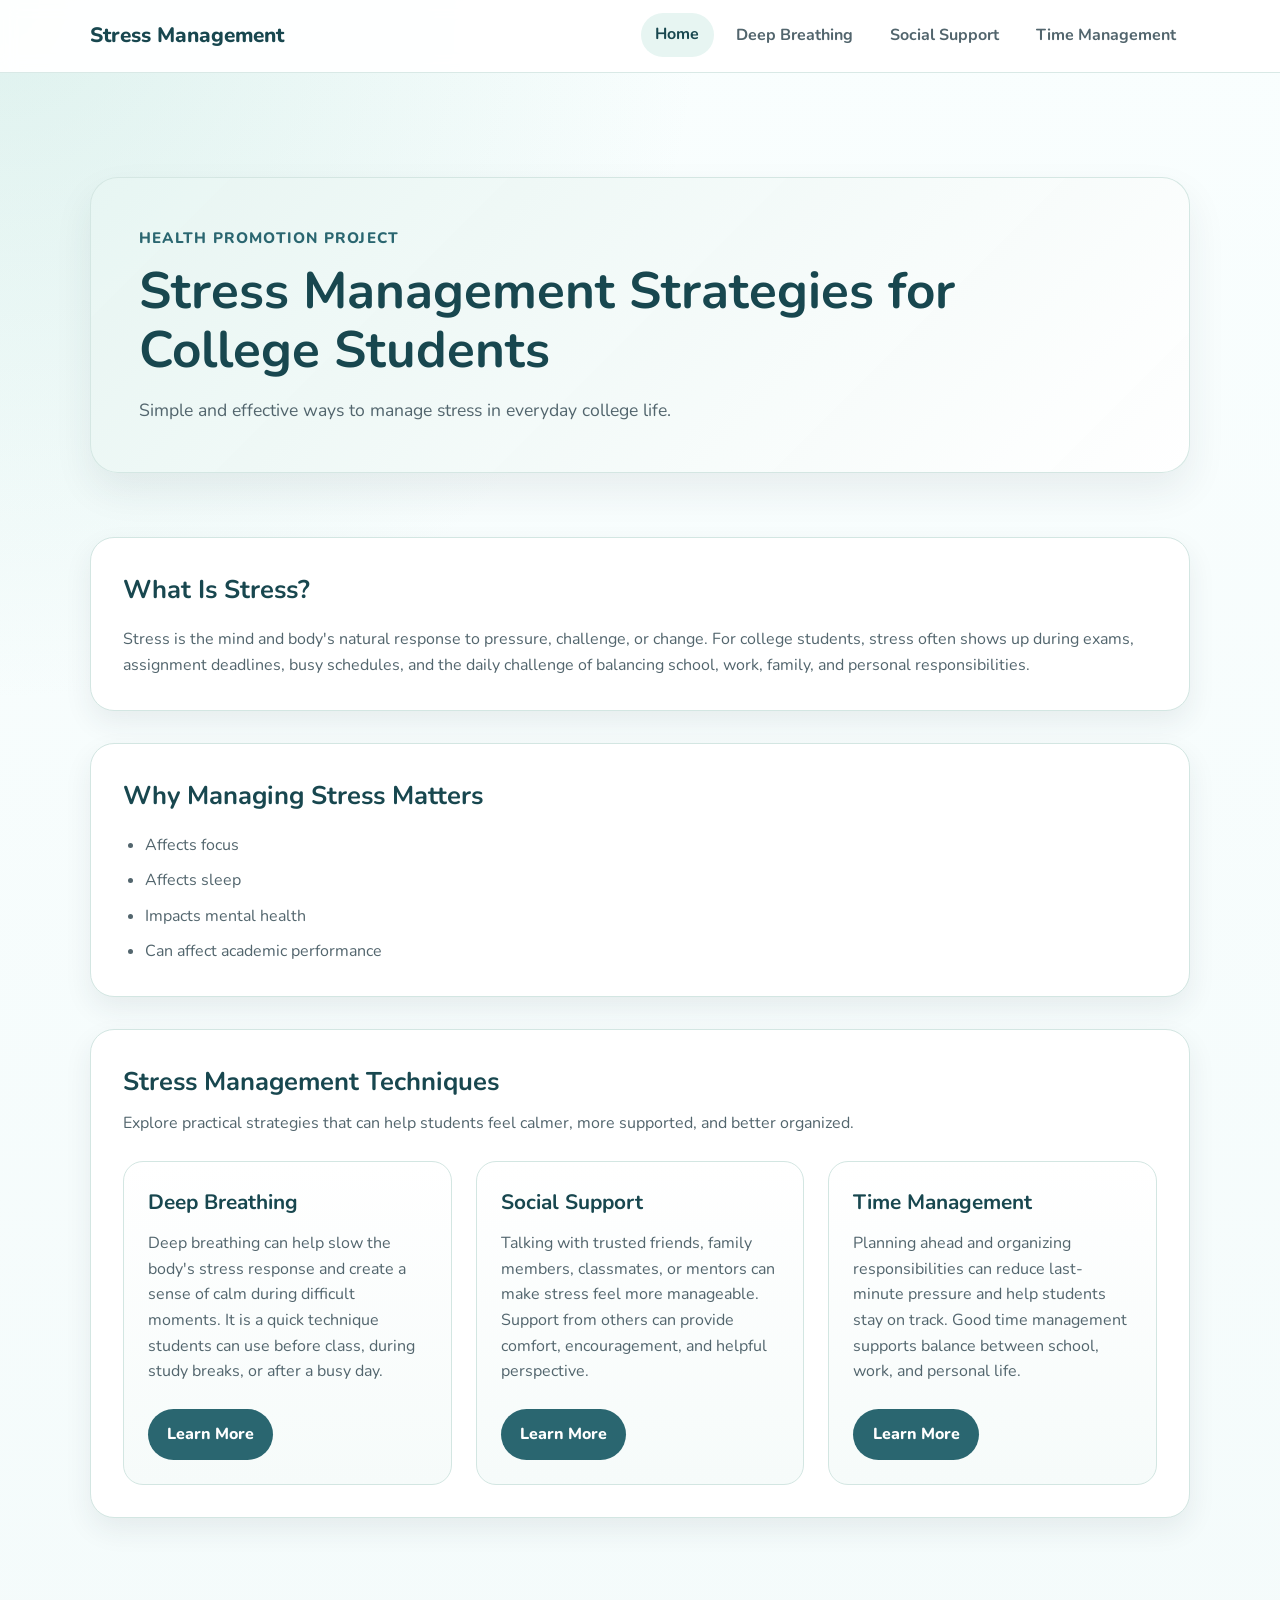
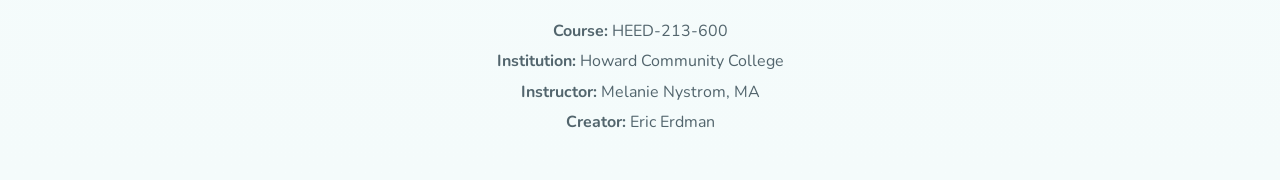
<file: index.html>
<!DOCTYPE html>
<html lang="en">
<head>
  <meta charset="UTF-8">
  <meta name="viewport" content="width=device-width, initial-scale=1.0">
  <title>Stress Management | Home</title>
  <link rel="preconnect" href="https://fonts.googleapis.com">
  <link rel="preconnect" href="https://fonts.gstatic.com" crossorigin>
  <link href="https://fonts.googleapis.com/css2?family=Nunito:wght@400;600;700;800&display=swap" rel="stylesheet">
  <link rel="stylesheet" href="styles/style.css">
</head>
<body>
  <header class="site-header">
    <nav class="navbar">
      <a class="site-title" href="index.html">Stress Management</a>
      <ul class="nav-links">
        <li><a class="active" href="index.html">Home</a></li>
        <li><a href="pages/deep-breathing.html">Deep Breathing</a></li>
        <li><a href="pages/social-support.html">Social Support</a></li>
        <li><a href="pages/time-management.html">Time Management</a></li>
      </ul>
    </nav>
  </header>

  <main>
    <section class="hero">
      <div class="hero-content">
        <p class="eyebrow">Health Promotion Project</p>
        <h1>Stress Management Strategies for College Students</h1>
        <p class="hero-subtitle">Simple and effective ways to manage stress in everyday college life.</p>
      </div>
    </section>

    <section class="content-section intro-section">
      <div class="section-heading">
        <h2>What Is Stress?</h2>
      </div>
      <p>
        Stress is the mind and body's natural response to pressure, challenge, or change. For college students,
        stress often shows up during exams, assignment deadlines, busy schedules, and the daily challenge of
        balancing school, work, family, and personal responsibilities.
      </p>
    </section>

    <section class="content-section reasons-section">
      <div class="section-heading">
        <h2>Why Managing Stress Matters</h2>
      </div>
      <ul class="impact-list">
        <li>Affects focus</li>
        <li>Affects sleep</li>
        <li>Impacts mental health</li>
        <li>Can affect academic performance</li>
      </ul>
    </section>

    <section class="content-section techniques-section">
      <div class="section-heading">
        <h2>Stress Management Techniques</h2>
        <p>Explore practical strategies that can help students feel calmer, more supported, and better organized.</p>
      </div>

      <div class="card-grid">
        <article class="technique-card">
          <h3>Deep Breathing</h3>
          <p>
            Deep breathing can help slow the body's stress response and create a sense of calm during difficult
            moments. It is a quick technique students can use before class, during study breaks, or after a busy day.
          </p>
          <a class="button-link" href="pages/deep-breathing.html">Learn More</a>
        </article>

        <article class="technique-card">
          <h3>Social Support</h3>
          <p>
            Talking with trusted friends, family members, classmates, or mentors can make stress feel more manageable.
            Support from others can provide comfort, encouragement, and helpful perspective.
          </p>
          <a class="button-link" href="pages/social-support.html">Learn More</a>
        </article>

        <article class="technique-card">
          <h3>Time Management</h3>
          <p>
            Planning ahead and organizing responsibilities can reduce last-minute pressure and help students stay on
            track. Good time management supports balance between school, work, and personal life.
          </p>
          <a class="button-link" href="pages/time-management.html">Learn More</a>
        </article>
      </div>
    </section>
  </main>

  <footer class="site-footer">
    <p><strong>Course:</strong> HEED-213-600</p>
    <p><strong>Institution:</strong> Howard Community College</p>
    <p><strong>Instructor:</strong> Melanie Nystrom, MA</p>
    <p><strong>Creator:</strong> Eric Erdman</p>
  </footer>
</body>
</html>
</file>
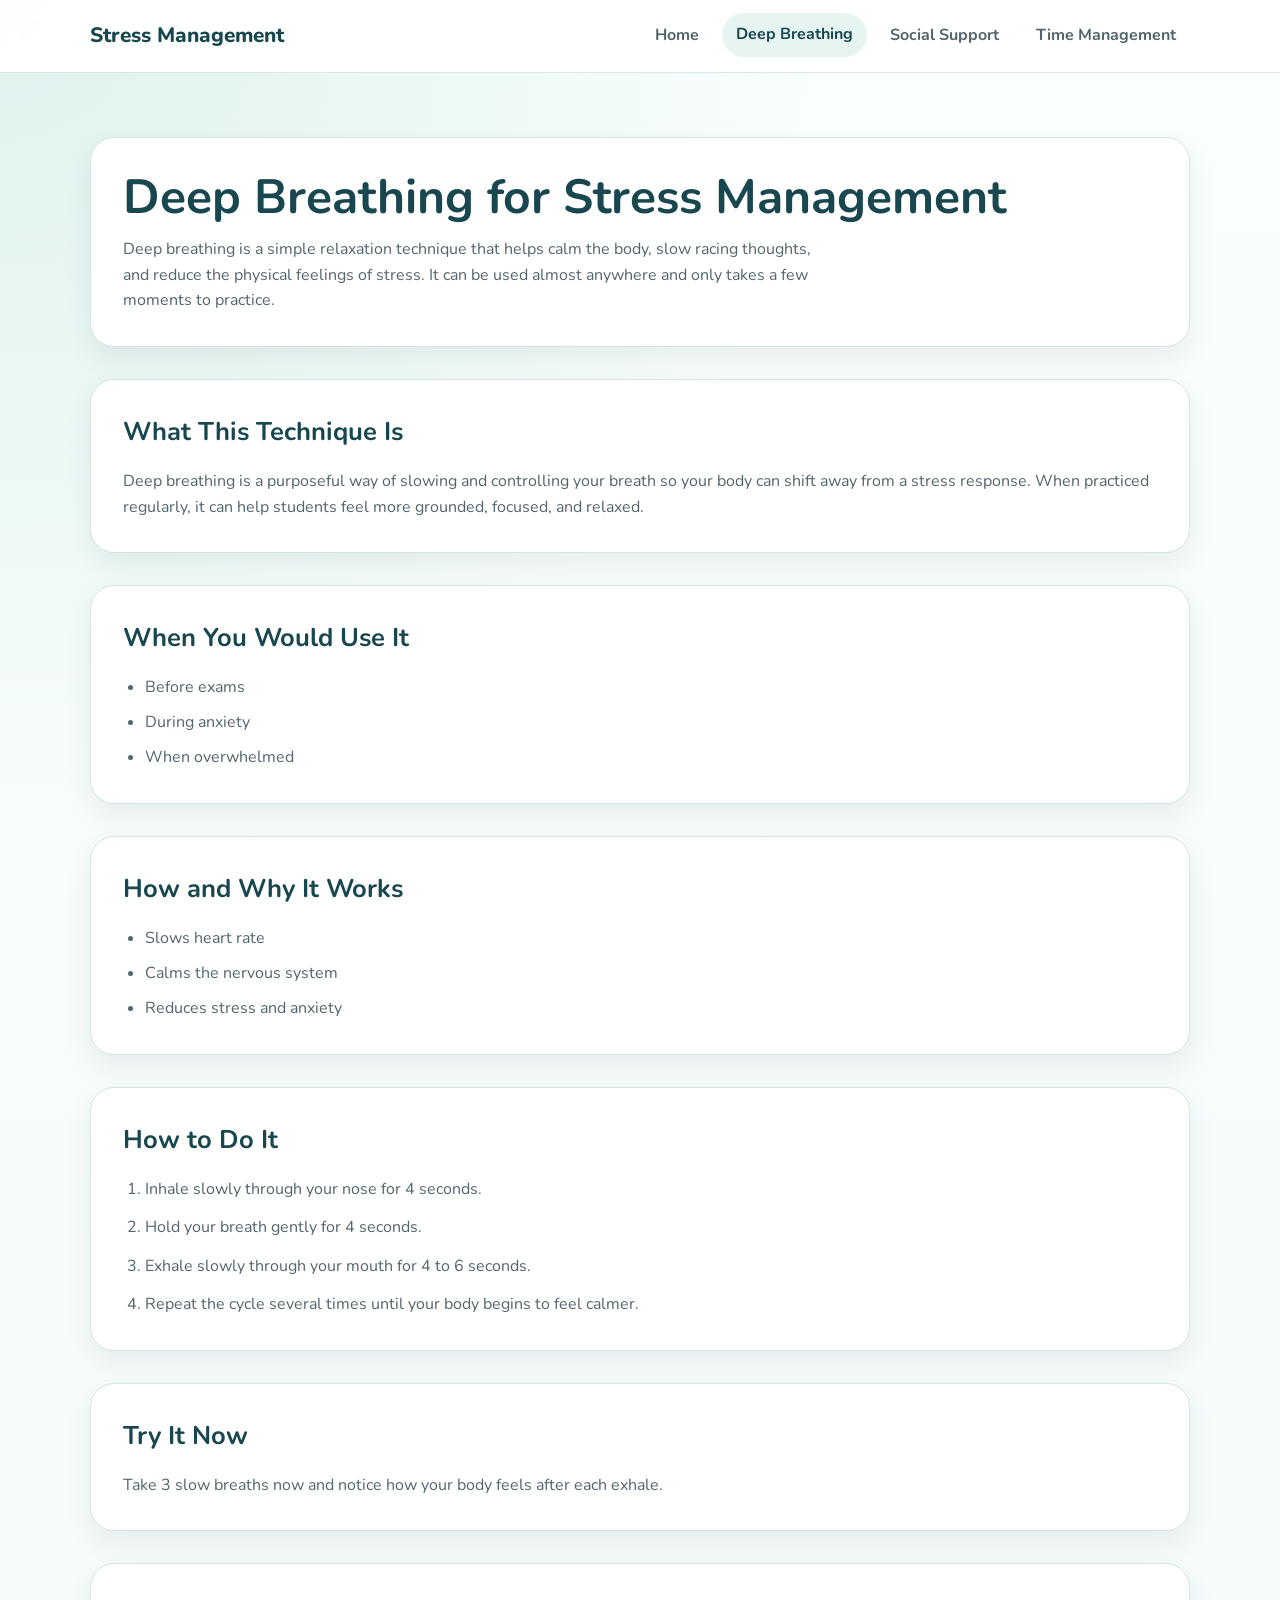
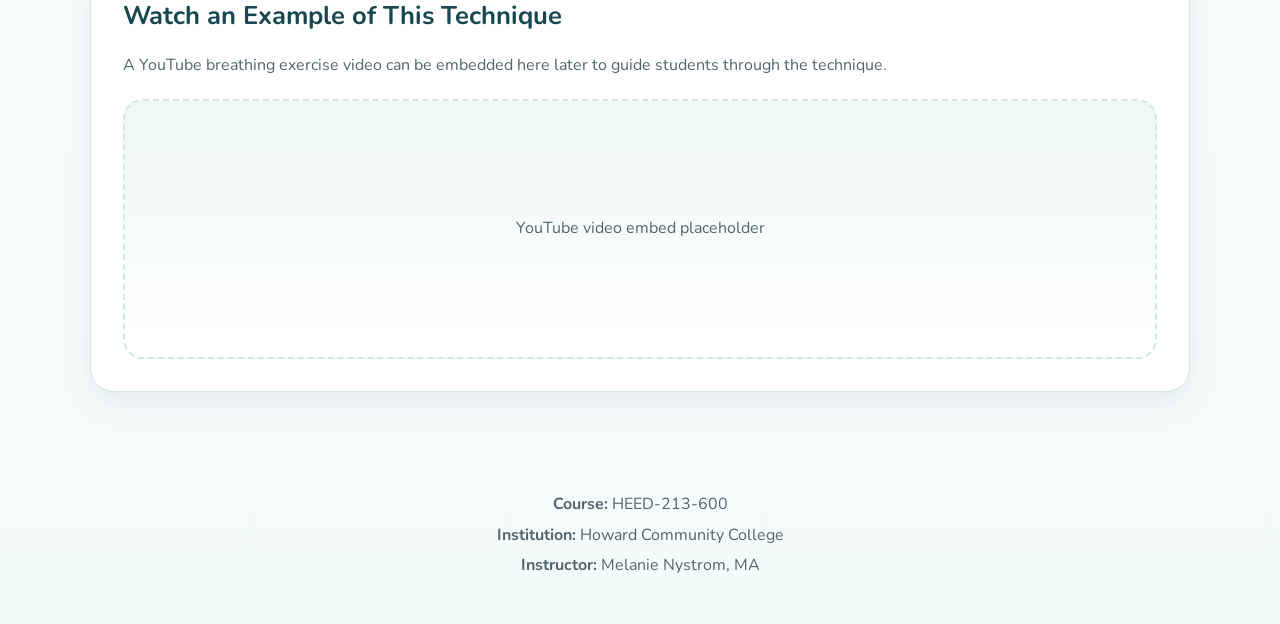
<file: deep-breathing.html>
<!DOCTYPE html>
<html lang="en">
<head>
  <meta charset="UTF-8">
  <meta name="viewport" content="width=device-width, initial-scale=1.0">
  <title>Stress Management | Deep Breathing</title>
  <link rel="preconnect" href="https://fonts.googleapis.com">
  <link rel="preconnect" href="https://fonts.gstatic.com" crossorigin>
  <link href="https://fonts.googleapis.com/css2?family=Nunito:wght@400;600;700;800&display=swap" rel="stylesheet">
  <link rel="stylesheet" href="style.css">
</head>
<body>
  <header class="site-header">
    <nav class="navbar">
      <a class="site-title" href="index.html">Stress Management</a>
      <ul class="nav-links">
        <li><a href="index.html">Home</a></li>
        <li><a class="active" href="deep-breathing.html">Deep Breathing</a></li>
        <li><a href="social-support.html">Social Support</a></li>
        <li><a href="time-management.html">Time Management</a></li>
      </ul>
    </nav>
  </header>

  <main>
    <section class="content-section page-title-block">
      <h1>Deep Breathing for Stress Management</h1>
      <p>
        Deep breathing is a simple relaxation technique that helps calm the body, slow racing thoughts, and reduce
        the physical feelings of stress. It can be used almost anywhere and only takes a few moments to practice.
      </p>
    </section>

    <section class="content-section">
      <div class="section-heading">
        <h2>What This Technique Is</h2>
      </div>
      <p>
        Deep breathing is a purposeful way of slowing and controlling your breath so your body can shift away from a
        stress response. When practiced regularly, it can help students feel more grounded, focused, and relaxed.
      </p>
    </section>

    <section class="content-section">
      <div class="section-heading">
        <h2>When You Would Use It</h2>
      </div>
      <ul class="impact-list">
        <li>Before exams</li>
        <li>During anxiety</li>
        <li>When overwhelmed</li>
      </ul>
    </section>

    <section class="content-section">
      <div class="section-heading">
        <h2>How and Why It Works</h2>
      </div>
      <ul class="impact-list">
        <li>Slows heart rate</li>
        <li>Calms the nervous system</li>
        <li>Reduces stress and anxiety</li>
      </ul>
    </section>

    <section class="content-section">
      <div class="section-heading">
        <h2>How to Do It</h2>
      </div>
      <ol class="step-list">
        <li>Inhale slowly through your nose for 4 seconds.</li>
        <li>Hold your breath gently for 4 seconds.</li>
        <li>Exhale slowly through your mouth for 4 to 6 seconds.</li>
        <li>Repeat the cycle several times until your body begins to feel calmer.</li>
      </ol>
    </section>

    <section class="content-section">
      <div class="section-heading">
        <h2>Try It Now</h2>
      </div>
      <p>Take 3 slow breaths now and notice how your body feels after each exhale.</p>
    </section>

    <section class="content-section">
      <div class="section-heading">
        <h2>Watch an Example of This Technique</h2>
      </div>
      <p>
        A YouTube breathing exercise video can be embedded here later to guide students through the technique.
      </p>
      <div class="video-placeholder" aria-label="YouTube video placeholder">
        <p>YouTube video embed placeholder</p>
      </div>
    </section>
  </main>

  <footer class="site-footer">
    <p><strong>Course:</strong> HEED-213-600</p>
    <p><strong>Institution:</strong> Howard Community College</p>
    <p><strong>Instructor:</strong> Melanie Nystrom, MA</p>
  </footer>
</body>
</html>
</file>
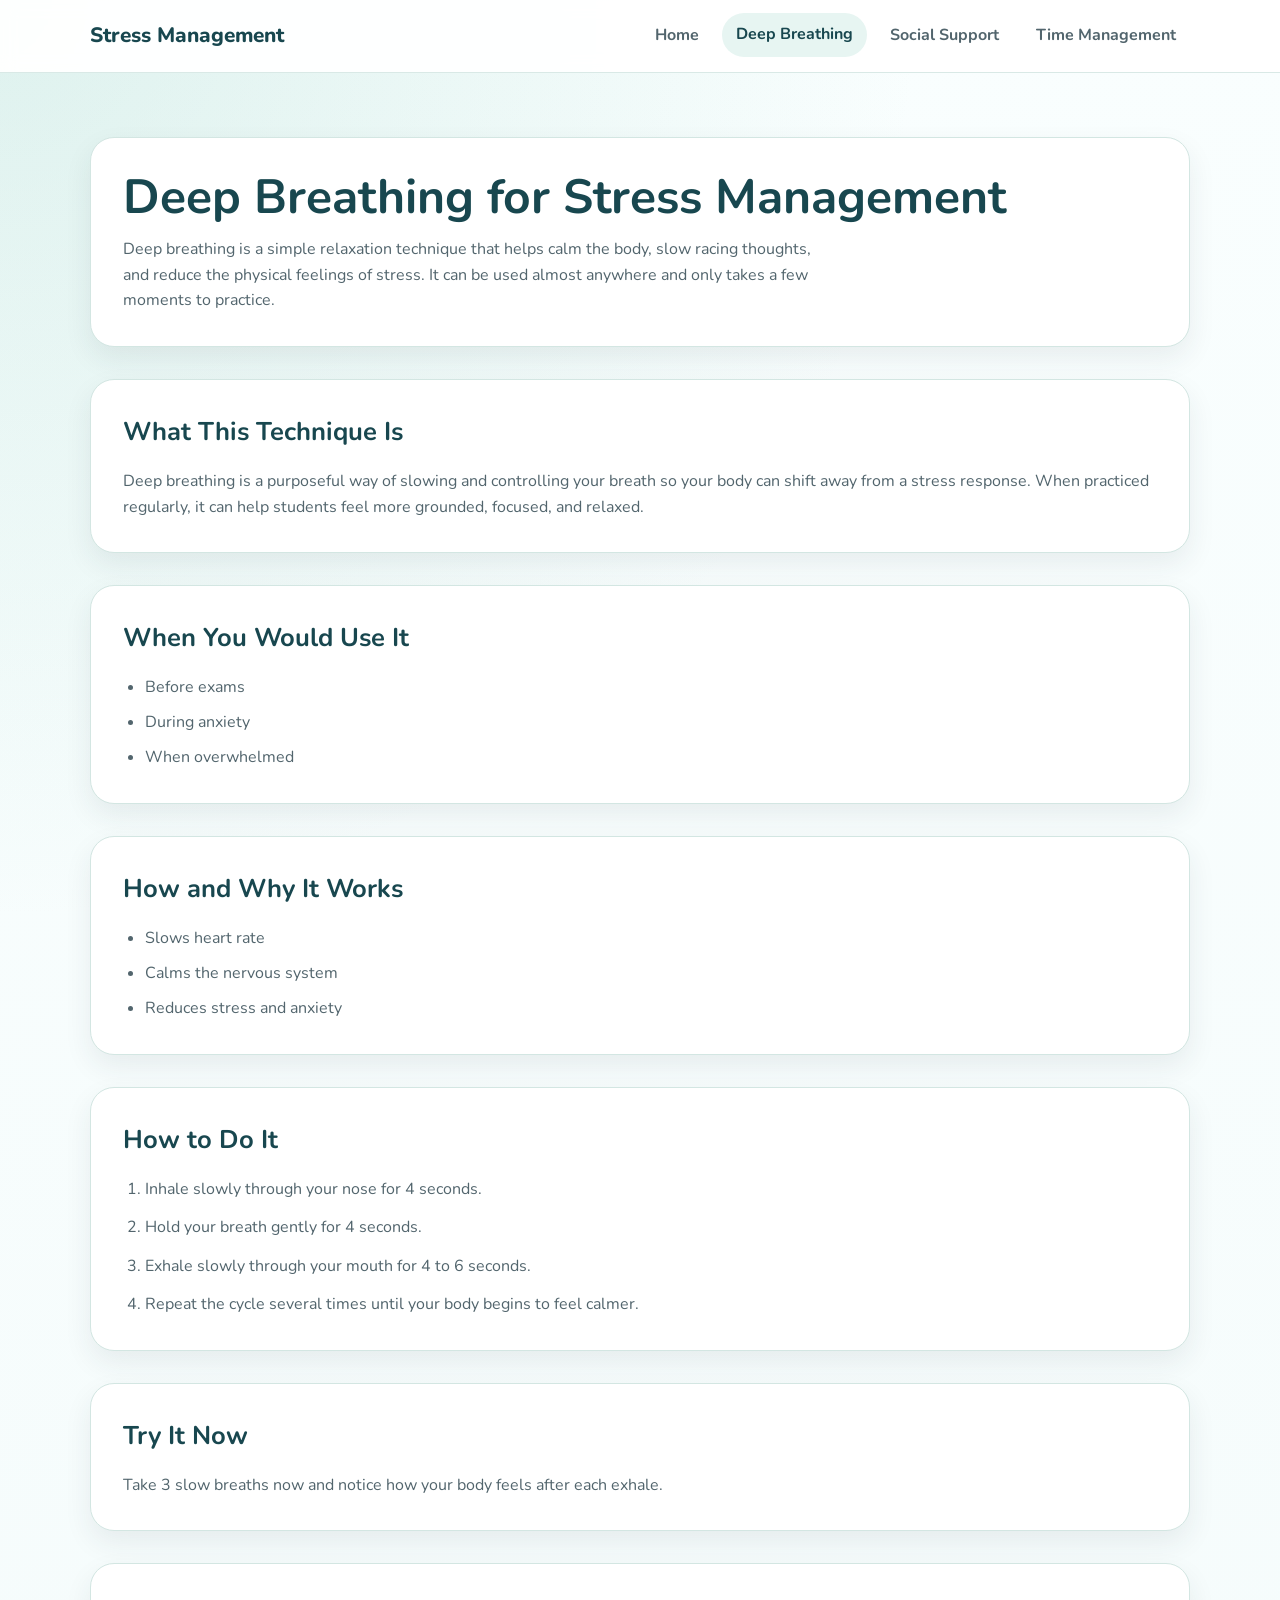
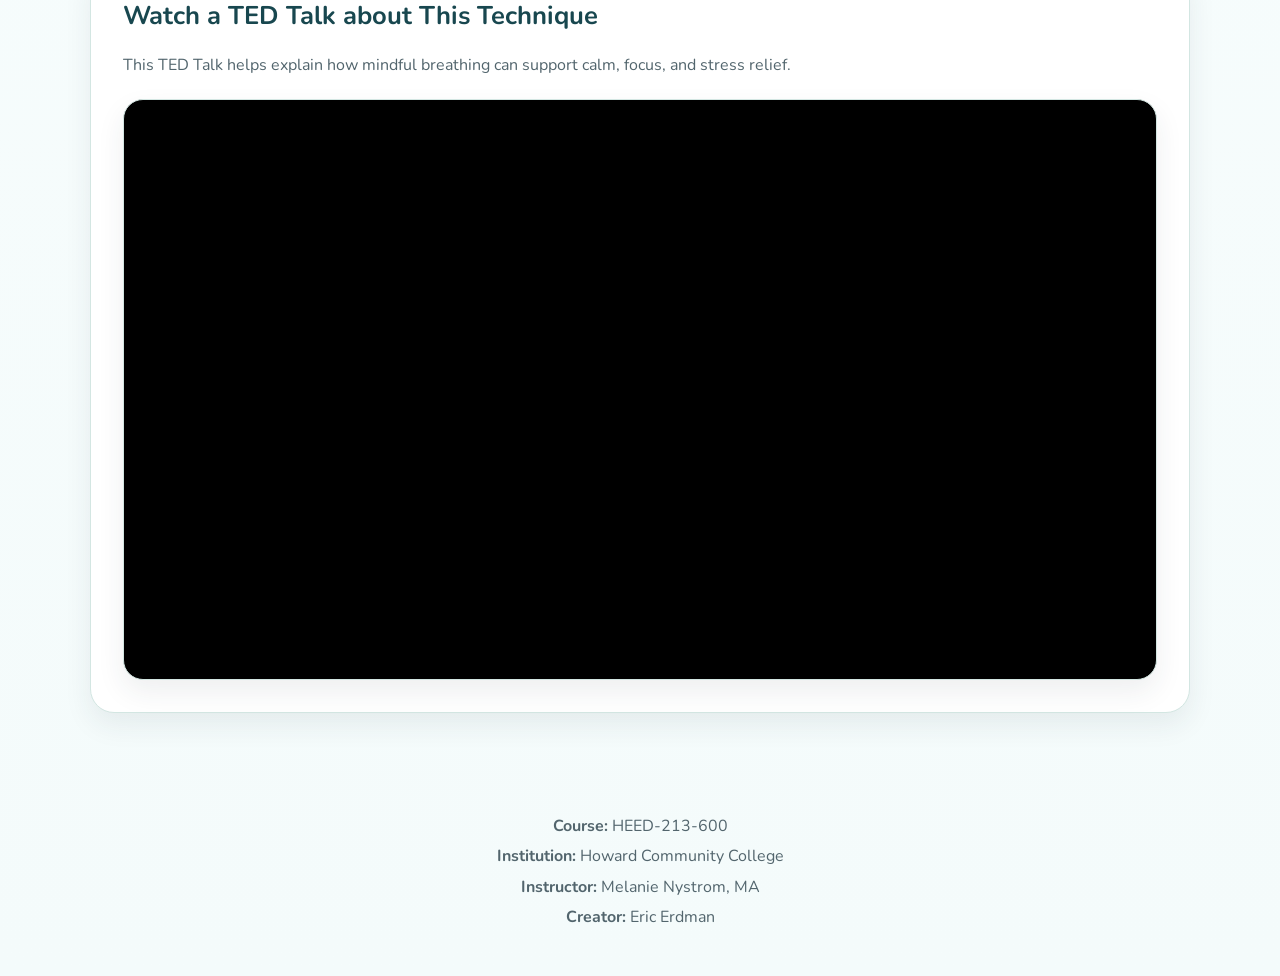
<file: pages/deep-breathing.html>
<!DOCTYPE html>
<html lang="en">
<head>
  <meta charset="UTF-8">
  <meta name="viewport" content="width=device-width, initial-scale=1.0">
  <title>Stress Management | Deep Breathing</title>
  <link rel="preconnect" href="https://fonts.googleapis.com">
  <link rel="preconnect" href="https://fonts.gstatic.com" crossorigin>
  <link href="https://fonts.googleapis.com/css2?family=Nunito:wght@400;600;700;800&display=swap" rel="stylesheet">
  <link rel="stylesheet" href="../styles/style.css">
</head>
<body>
  <header class="site-header">
    <nav class="navbar">
      <a class="site-title" href="../index.html">Stress Management</a>
      <ul class="nav-links">
        <li><a href="../index.html">Home</a></li>
        <li><a class="active" href="deep-breathing.html">Deep Breathing</a></li>
        <li><a href="social-support.html">Social Support</a></li>
        <li><a href="time-management.html">Time Management</a></li>
      </ul>
    </nav>
  </header>

  <main>
    <section class="content-section page-title-block">
      <h1>Deep Breathing for Stress Management</h1>
      <p>
        Deep breathing is a simple relaxation technique that helps calm the body, slow racing thoughts, and reduce
        the physical feelings of stress. It can be used almost anywhere and only takes a few moments to practice.
      </p>
    </section>

    <section class="content-section">
      <div class="section-heading">
        <h2>What This Technique Is</h2>
      </div>
      <p>
        Deep breathing is a purposeful way of slowing and controlling your breath so your body can shift away from a
        stress response. When practiced regularly, it can help students feel more grounded, focused, and relaxed.
      </p>
    </section>

    <section class="content-section">
      <div class="section-heading">
        <h2>When You Would Use It</h2>
      </div>
      <ul class="impact-list">
        <li>Before exams</li>
        <li>During anxiety</li>
        <li>When overwhelmed</li>
      </ul>
    </section>

    <section class="content-section">
      <div class="section-heading">
        <h2>How and Why It Works</h2>
      </div>
      <ul class="impact-list">
        <li>Slows heart rate</li>
        <li>Calms the nervous system</li>
        <li>Reduces stress and anxiety</li>
      </ul>
    </section>

    <section class="content-section">
      <div class="section-heading">
        <h2>How to Do It</h2>
      </div>
      <ol class="step-list">
        <li>Inhale slowly through your nose for 4 seconds.</li>
        <li>Hold your breath gently for 4 seconds.</li>
        <li>Exhale slowly through your mouth for 4 to 6 seconds.</li>
        <li>Repeat the cycle several times until your body begins to feel calmer.</li>
      </ol>
    </section>

    <section class="content-section">
      <div class="section-heading">
        <h2>Try It Now</h2>
      </div>
      <p>Take 3 slow breaths now and notice how your body feels after each exhale.</p>
    </section>

    <section class="content-section">
      <div class="section-heading">
        <h2>Watch a TED Talk about This Technique</h2>
      </div>
      <p>
        This TED Talk helps explain how mindful breathing can support calm, focus, and stress relief.
      </p>
      <div class="video-embed">
        <iframe
          src="https://www.youtube.com/embed/_QTJOAI0UoU"
          title="TED Talk about deep breathing for stress management"
          allow="accelerometer; autoplay; clipboard-write; encrypted-media; gyroscope; picture-in-picture; web-share"
          referrerpolicy="strict-origin-when-cross-origin"
          allowfullscreen>
        </iframe>
      </div>
    </section>
  </main>

  <footer class="site-footer">
    <p><strong>Course:</strong> HEED-213-600</p>
    <p><strong>Institution:</strong> Howard Community College</p>
    <p><strong>Instructor:</strong> Melanie Nystrom, MA</p>
    <p><strong>Creator:</strong> Eric Erdman</p>
  </footer>
</body>
</html>
</file>
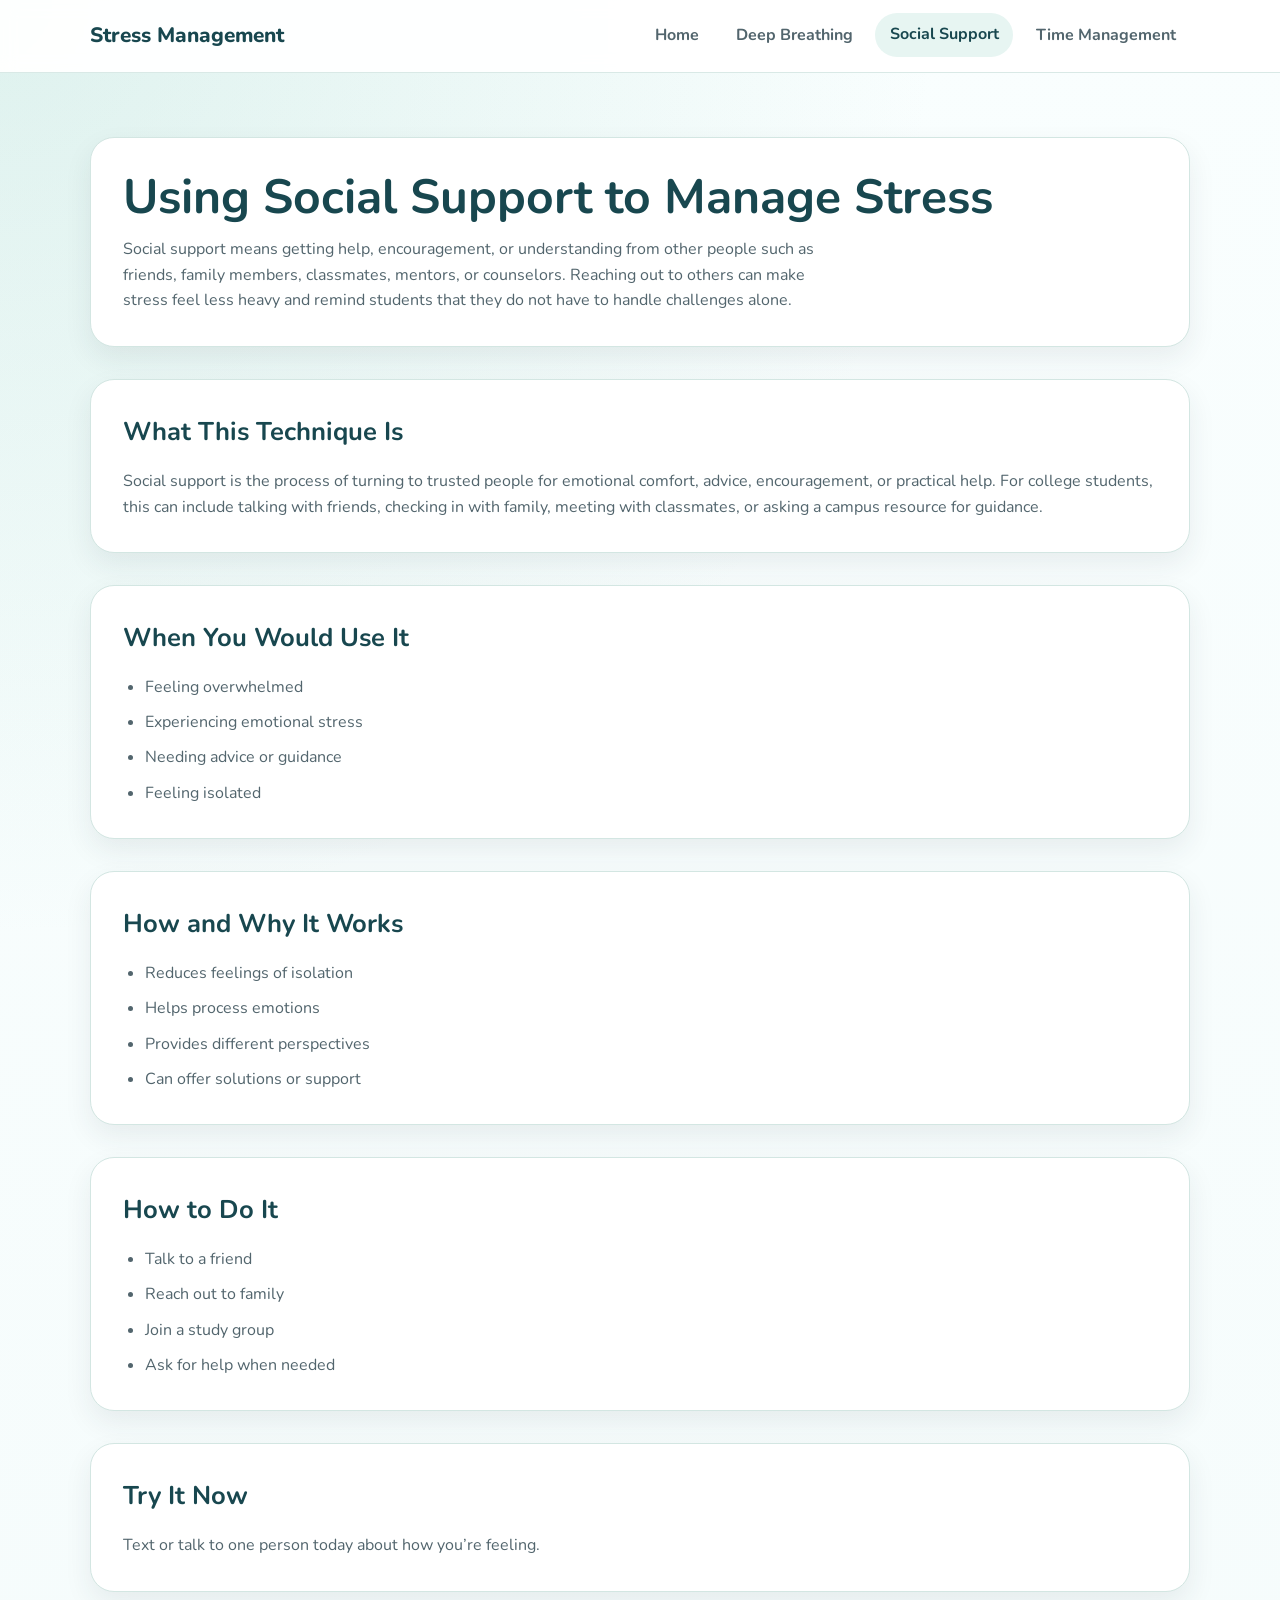
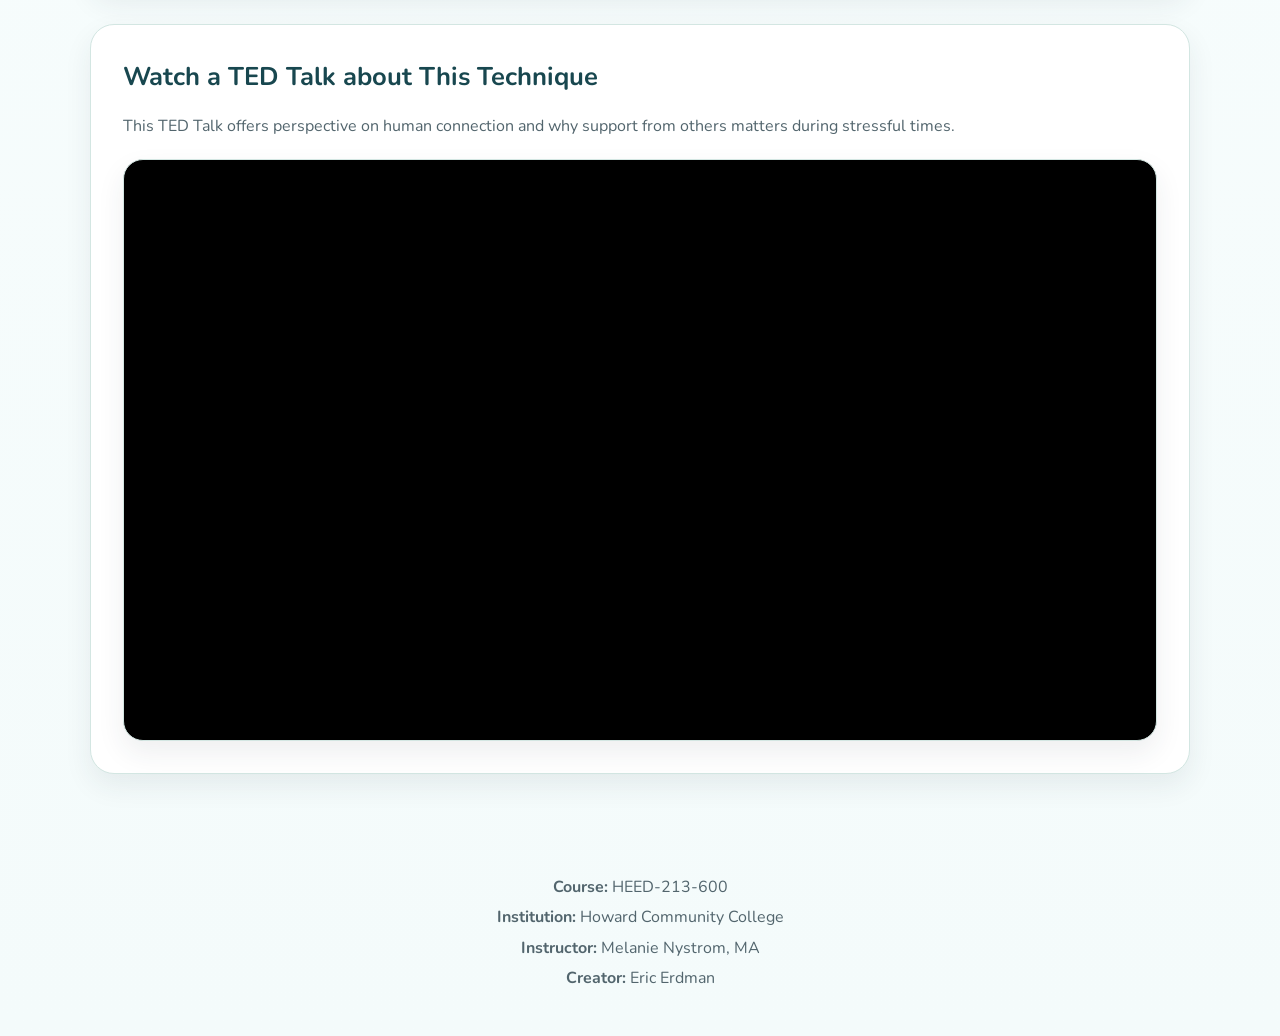
<file: pages/social-support.html>
<!DOCTYPE html>
<html lang="en">
<head>
  <meta charset="UTF-8">
  <meta name="viewport" content="width=device-width, initial-scale=1.0">
  <title>Stress Management | Social Support</title>
  <link rel="preconnect" href="https://fonts.googleapis.com">
  <link rel="preconnect" href="https://fonts.gstatic.com" crossorigin>
  <link href="https://fonts.googleapis.com/css2?family=Nunito:wght@400;600;700;800&display=swap" rel="stylesheet">
  <link rel="stylesheet" href="../styles/style.css">
</head>
<body>
  <header class="site-header">
    <nav class="navbar">
      <a class="site-title" href="../index.html">Stress Management</a>
      <ul class="nav-links">
        <li><a href="../index.html">Home</a></li>
        <li><a href="deep-breathing.html">Deep Breathing</a></li>
        <li><a class="active" href="social-support.html">Social Support</a></li>
        <li><a href="time-management.html">Time Management</a></li>
      </ul>
    </nav>
  </header>

  <main>
    <section class="content-section page-title-block">
      <h1>Using Social Support to Manage Stress</h1>
      <p>
        Social support means getting help, encouragement, or understanding from other people such as friends,
        family members, classmates, mentors, or counselors. Reaching out to others can make stress feel less
        heavy and remind students that they do not have to handle challenges alone.
      </p>
    </section>

    <section class="content-section">
      <div class="section-heading">
        <h2>What This Technique Is</h2>
      </div>
      <p>
        Social support is the process of turning to trusted people for emotional comfort, advice, encouragement,
        or practical help. For college students, this can include talking with friends, checking in with family,
        meeting with classmates, or asking a campus resource for guidance.
      </p>
    </section>

    <section class="content-section">
      <div class="section-heading">
        <h2>When You Would Use It</h2>
      </div>
      <ul class="impact-list">
        <li>Feeling overwhelmed</li>
        <li>Experiencing emotional stress</li>
        <li>Needing advice or guidance</li>
        <li>Feeling isolated</li>
      </ul>
    </section>

    <section class="content-section">
      <div class="section-heading">
        <h2>How and Why It Works</h2>
      </div>
      <ul class="impact-list">
        <li>Reduces feelings of isolation</li>
        <li>Helps process emotions</li>
        <li>Provides different perspectives</li>
        <li>Can offer solutions or support</li>
      </ul>
    </section>

    <section class="content-section">
      <div class="section-heading">
        <h2>How to Do It</h2>
      </div>
      <ul class="impact-list">
        <li>Talk to a friend</li>
        <li>Reach out to family</li>
        <li>Join a study group</li>
        <li>Ask for help when needed</li>
      </ul>
    </section>

    <section class="content-section">
      <div class="section-heading">
        <h2>Try It Now</h2>
      </div>
      <p>Text or talk to one person today about how you&rsquo;re feeling.</p>
    </section>

    <section class="content-section">
      <div class="section-heading">
        <h2>Watch a TED Talk about This Technique</h2>
      </div>
      <p>
        This TED Talk offers perspective on human connection and why support from others matters during stressful
        times.
      </p>
      <div class="video-embed">
        <iframe
          src="https://www.youtube.com/embed/ahCKS8icowQ"
          title="TED Talk about social support for stress management"
          allow="accelerometer; autoplay; clipboard-write; encrypted-media; gyroscope; picture-in-picture; web-share"
          referrerpolicy="strict-origin-when-cross-origin"
          allowfullscreen>
        </iframe>
      </div>
    </section>
  </main>

  <footer class="site-footer">
    <p><strong>Course:</strong> HEED-213-600</p>
    <p><strong>Institution:</strong> Howard Community College</p>
    <p><strong>Instructor:</strong> Melanie Nystrom, MA</p>
    <p><strong>Creator:</strong> Eric Erdman</p>
  </footer>
</body>
</html>
</file>
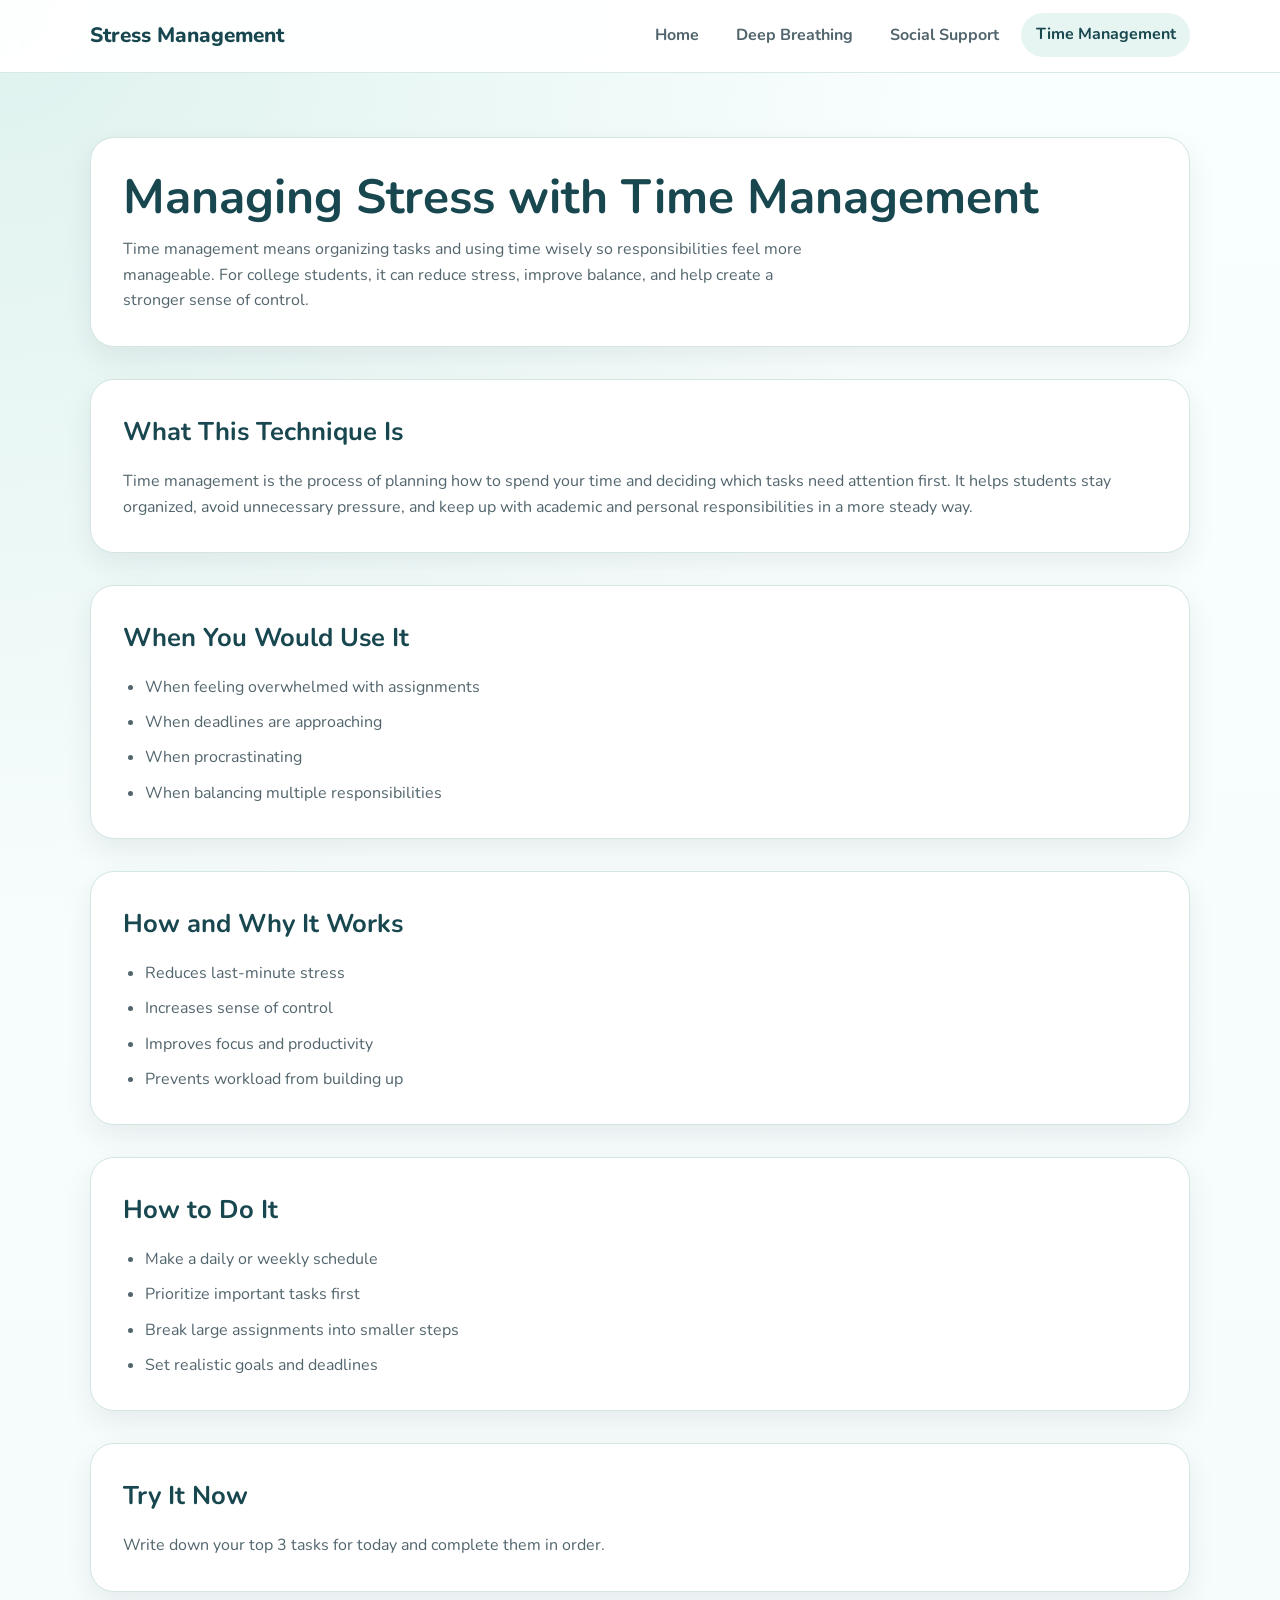
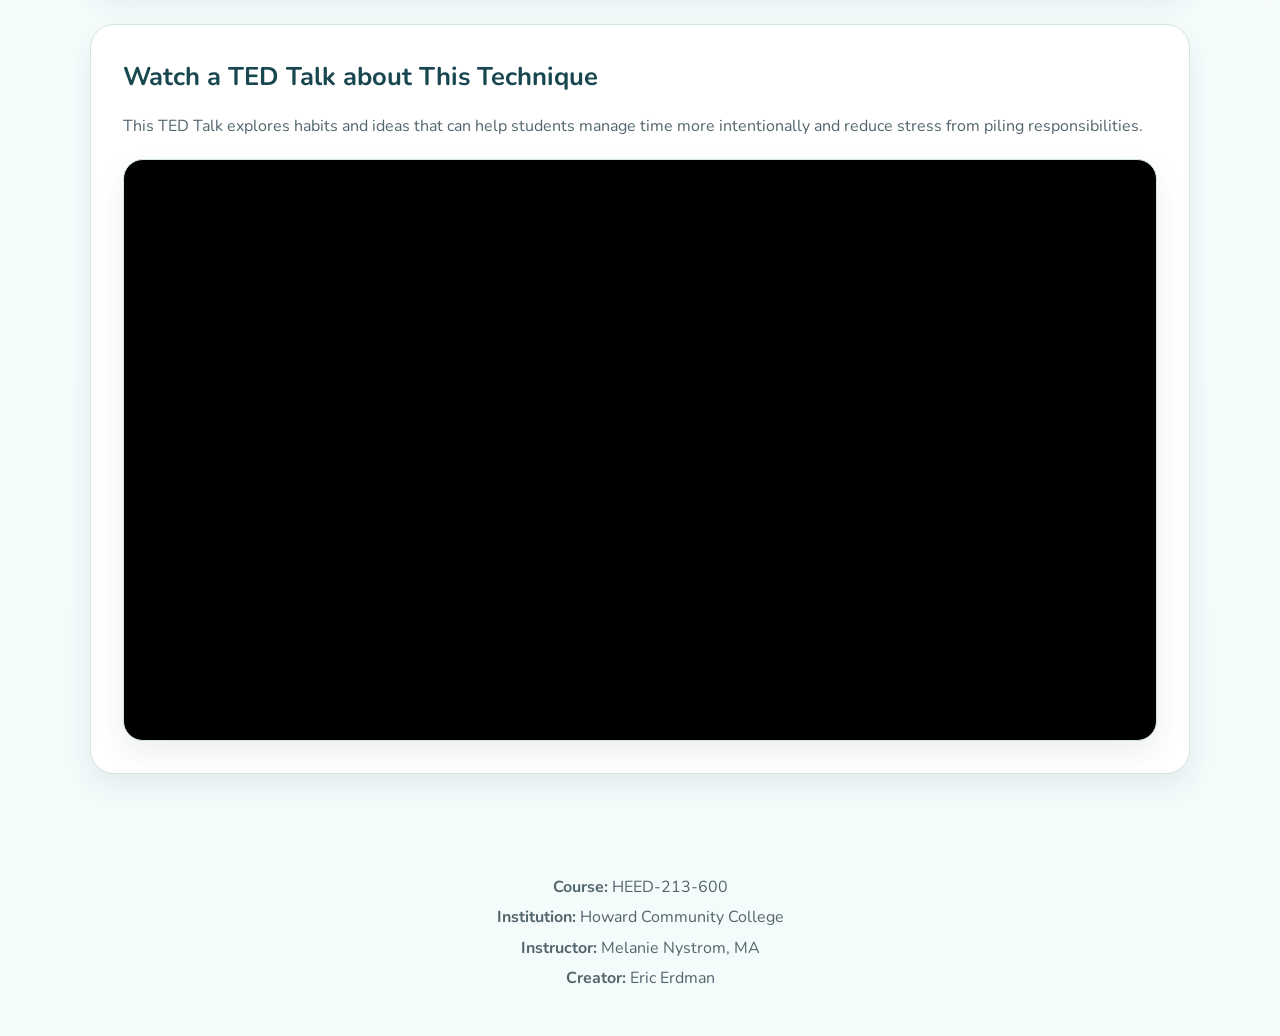
<file: pages/time-management.html>
<!DOCTYPE html>
<html lang="en">
<head>
  <meta charset="UTF-8">
  <meta name="viewport" content="width=device-width, initial-scale=1.0">
  <title>Stress Management | Time Management</title>
  <link rel="preconnect" href="https://fonts.googleapis.com">
  <link rel="preconnect" href="https://fonts.gstatic.com" crossorigin>
  <link href="https://fonts.googleapis.com/css2?family=Nunito:wght@400;600;700;800&display=swap" rel="stylesheet">
  <link rel="stylesheet" href="../styles/style.css">
</head>
<body>
  <header class="site-header">
    <nav class="navbar">
      <a class="site-title" href="../index.html">Stress Management</a>
      <ul class="nav-links">
        <li><a href="../index.html">Home</a></li>
        <li><a href="deep-breathing.html">Deep Breathing</a></li>
        <li><a href="social-support.html">Social Support</a></li>
        <li><a class="active" href="time-management.html">Time Management</a></li>
      </ul>
    </nav>
  </header>

  <main>
    <section class="content-section page-title-block">
      <h1>Managing Stress with Time Management</h1>
      <p>
        Time management means organizing tasks and using time wisely so responsibilities feel more manageable.
        For college students, it can reduce stress, improve balance, and help create a stronger sense of control.
      </p>
    </section>

    <section class="content-section">
      <div class="section-heading">
        <h2>What This Technique Is</h2>
      </div>
      <p>
        Time management is the process of planning how to spend your time and deciding which tasks need attention
        first. It helps students stay organized, avoid unnecessary pressure, and keep up with academic and personal
        responsibilities in a more steady way.
      </p>
    </section>

    <section class="content-section">
      <div class="section-heading">
        <h2>When You Would Use It</h2>
      </div>
      <ul class="impact-list">
        <li>When feeling overwhelmed with assignments</li>
        <li>When deadlines are approaching</li>
        <li>When procrastinating</li>
        <li>When balancing multiple responsibilities</li>
      </ul>
    </section>

    <section class="content-section">
      <div class="section-heading">
        <h2>How and Why It Works</h2>
      </div>
      <ul class="impact-list">
        <li>Reduces last-minute stress</li>
        <li>Increases sense of control</li>
        <li>Improves focus and productivity</li>
        <li>Prevents workload from building up</li>
      </ul>
    </section>

    <section class="content-section">
      <div class="section-heading">
        <h2>How to Do It</h2>
      </div>
      <ul class="impact-list">
        <li>Make a daily or weekly schedule</li>
        <li>Prioritize important tasks first</li>
        <li>Break large assignments into smaller steps</li>
        <li>Set realistic goals and deadlines</li>
      </ul>
    </section>

    <section class="content-section">
      <div class="section-heading">
        <h2>Try It Now</h2>
      </div>
      <p>Write down your top 3 tasks for today and complete them in order.</p>
    </section>

    <section class="content-section">
      <div class="section-heading">
        <h2>Watch a TED Talk about This Technique</h2>
      </div>
      <p>
        This TED Talk explores habits and ideas that can help students manage time more intentionally and reduce
        stress from piling responsibilities.
      </p>
      <div class="video-embed">
        <iframe
          src="https://www.youtube.com/embed/SxbDsuC-Ch4"
          title="TED Talk about time management for stress management"
          allow="accelerometer; autoplay; clipboard-write; encrypted-media; gyroscope; picture-in-picture; web-share"
          referrerpolicy="strict-origin-when-cross-origin"
          allowfullscreen>
        </iframe>
      </div>
    </section>
  </main>

  <footer class="site-footer">
    <p><strong>Course:</strong> HEED-213-600</p>
    <p><strong>Institution:</strong> Howard Community College</p>
    <p><strong>Instructor:</strong> Melanie Nystrom, MA</p>
    <p><strong>Creator:</strong> Eric Erdman</p>
  </footer>
</body>
</html>
</file>
<file: styles/style.css>
:root {
  --bg-color: #f4fbfb;
  --surface-color: #ffffff;
  --surface-soft: #e7f5f2;
  --primary-color: #2a6670;
  --primary-dark: #18474f;
  --accent-color: #7ec6b5;
  --text-color: #22323a;
  --muted-text: #52656d;
  --border-color: #d3e6e2;
  --shadow-color: rgba(34, 50, 58, 0.08);
  --max-width: 1100px;
}

* {
  box-sizing: border-box;
}

html {
  scroll-behavior: smooth;
}

body {
  margin: 0;
  font-family: "Nunito", sans-serif;
  background:
    radial-gradient(circle at top left, rgba(126, 198, 181, 0.22), transparent 32%),
    linear-gradient(180deg, #f9fefe 0%, var(--bg-color) 100%);
  color: var(--text-color);
  line-height: 1.6;
}

a {
  color: inherit;
  text-decoration: none;
}

.site-header {
  position: sticky;
  top: 0;
  z-index: 1000;
  background: rgba(255, 255, 255, 0.94);
  backdrop-filter: blur(8px);
  border-bottom: 1px solid rgba(211, 230, 226, 0.85);
}

.navbar {
  width: min(100% - 2rem, var(--max-width));
  margin: 0 auto;
  min-height: 72px;
  display: flex;
  align-items: center;
  justify-content: space-between;
  gap: 1.5rem;
}

.site-title {
  font-size: 1.3rem;
  font-weight: 800;
  color: var(--primary-dark);
}

.nav-links {
  display: flex;
  align-items: center;
  gap: 0.5rem;
  list-style: none;
  margin: 0;
  padding: 0;
  flex-wrap: wrap;
  justify-content: flex-end;
}

.nav-links a {
  display: inline-block;
  padding: 0.6rem 0.9rem;
  border-radius: 999px;
  font-weight: 700;
  color: var(--muted-text);
  transition: background-color 0.2s ease, color 0.2s ease, transform 0.2s ease;
}

.nav-links a:hover,
.nav-links a:focus-visible,
.nav-links a.active {
  background-color: var(--surface-soft);
  color: var(--primary-dark);
  transform: translateY(-1px);
}

main {
  width: min(100% - 2rem, var(--max-width));
  margin: 0 auto;
  padding: 2rem 0 4rem;
}

.hero {
  padding: 4.5rem 0 2rem;
}

.hero-content {
  background: linear-gradient(135deg, rgba(231, 245, 242, 0.96), rgba(255, 255, 255, 0.98));
  border: 1px solid rgba(211, 230, 226, 0.95);
  border-radius: 28px;
  padding: 3rem;
  box-shadow: 0 18px 38px var(--shadow-color);
}

.eyebrow {
  margin: 0 0 0.75rem;
  font-size: 0.95rem;
  font-weight: 800;
  letter-spacing: 0.08em;
  text-transform: uppercase;
  color: var(--primary-color);
}

.hero h1 {
  margin: 0;
  font-size: clamp(2.1rem, 4vw, 3.4rem);
  line-height: 1.15;
  color: var(--primary-dark);
}

.hero-subtitle {
  max-width: 42rem;
  margin: 1rem 0 0;
  font-size: 1.1rem;
  color: var(--muted-text);
}

.content-section {
  margin-top: 2rem;
  padding: 2rem;
  background-color: var(--surface-color);
  border: 1px solid var(--border-color);
  border-radius: 24px;
  box-shadow: 0 12px 28px var(--shadow-color);
}

.section-heading {
  margin-bottom: 1rem;
}

.section-heading h2 {
  margin: 0 0 0.5rem;
  font-size: 1.6rem;
  color: var(--primary-dark);
}

.section-heading p,
.content-section p {
  margin: 0;
  color: var(--muted-text);
}

.page-title-block h1 {
  margin: 0 0 0.75rem;
  font-size: clamp(2rem, 4vw, 3rem);
  line-height: 1.15;
  color: var(--primary-dark);
}

.page-title-block p {
  max-width: 44rem;
}

.impact-list {
  margin: 1rem 0 0;
  padding-left: 1.4rem;
  color: var(--muted-text);
}

.impact-list li + li {
  margin-top: 0.6rem;
}

.step-list {
  margin: 1rem 0 0;
  padding-left: 1.4rem;
  color: var(--muted-text);
}

.step-list li + li {
  margin-top: 0.8rem;
}

.card-grid {
  display: grid;
  grid-template-columns: repeat(3, minmax(0, 1fr));
  gap: 1.5rem;
  margin-top: 1.5rem;
}

.technique-card {
  display: flex;
  flex-direction: column;
  padding: 1.5rem;
  background: linear-gradient(180deg, #ffffff 0%, #f6fbfa 100%);
  border: 1px solid var(--border-color);
  border-radius: 20px;
  min-height: 100%;
}

.technique-card h3 {
  margin: 0 0 0.75rem;
  font-size: 1.3rem;
  color: var(--primary-dark);
}

.technique-card p {
  margin: 0 0 1.5rem;
  color: var(--muted-text);
  flex-grow: 1;
}

.button-link {
  align-self: flex-start;
  padding: 0.8rem 1.2rem;
  border-radius: 999px;
  background-color: var(--primary-color);
  color: #ffffff;
  font-weight: 800;
  transition: background-color 0.2s ease, transform 0.2s ease, box-shadow 0.2s ease;
}

.button-link:hover,
.button-link:focus-visible {
  background-color: var(--primary-dark);
  transform: translateY(-2px);
  box-shadow: 0 10px 20px rgba(24, 71, 79, 0.18);
}

.site-footer {
  padding: 2rem 1rem 2.5rem;
  text-align: center;
  color: var(--muted-text);
}

.site-footer p {
  margin: 0.3rem 0;
}

.video-placeholder {
  display: grid;
  place-items: center;
  min-height: 260px;
  margin-top: 1.25rem;
  padding: 1.5rem;
  border: 2px dashed var(--border-color);
  border-radius: 20px;
  background: linear-gradient(180deg, rgba(231, 245, 242, 0.7) 0%, rgba(255, 255, 255, 0.95) 100%);
  color: var(--muted-text);
  text-align: center;
}

.video-embed {
  margin-top: 1.25rem;
  border: 1px solid var(--border-color);
  border-radius: 20px;
  overflow: hidden;
  background-color: #000000;
  box-shadow: 0 12px 28px var(--shadow-color);
  aspect-ratio: 16 / 9;
}

.video-embed iframe {
  display: block;
  width: 100%;
  height: 100%;
  border: 0;
}

@media (max-width: 860px) {
  .navbar {
    padding: 0.9rem 0;
    flex-direction: column;
    align-items: flex-start;
  }

  .nav-links {
    width: 100%;
    justify-content: flex-start;
  }

  .hero {
    padding-top: 3rem;
  }

  .hero-content,
  .content-section {
    padding: 1.6rem;
  }

  .card-grid {
    grid-template-columns: 1fr;
  }
}

@media (max-width: 520px) {
  main {
    width: min(100% - 1.2rem, var(--max-width));
    padding-bottom: 3rem;
  }

  .nav-links {
    gap: 0.3rem;
  }

  .nav-links a {
    padding: 0.55rem 0.75rem;
    font-size: 0.95rem;
  }

  .hero-content {
    border-radius: 22px;
  }

  .content-section {
    border-radius: 20px;
  }
}
</file>
<file: style.css>
:root {
  --bg-color: #f4fbfb;
  --surface-color: #ffffff;
  --surface-soft: #e7f5f2;
  --primary-color: #2a6670;
  --primary-dark: #18474f;
  --accent-color: #7ec6b5;
  --text-color: #22323a;
  --muted-text: #52656d;
  --border-color: #d3e6e2;
  --shadow-color: rgba(34, 50, 58, 0.08);
  --max-width: 1100px;
}

* {
  box-sizing: border-box;
}

html {
  scroll-behavior: smooth;
}

body {
  margin: 0;
  font-family: "Nunito", sans-serif;
  background:
    radial-gradient(circle at top left, rgba(126, 198, 181, 0.22), transparent 32%),
    linear-gradient(180deg, #f9fefe 0%, var(--bg-color) 100%);
  color: var(--text-color);
  line-height: 1.6;
}

a {
  color: inherit;
  text-decoration: none;
}

.site-header {
  position: sticky;
  top: 0;
  z-index: 1000;
  background: rgba(255, 255, 255, 0.94);
  backdrop-filter: blur(8px);
  border-bottom: 1px solid rgba(211, 230, 226, 0.85);
}

.navbar {
  width: min(100% - 2rem, var(--max-width));
  margin: 0 auto;
  min-height: 72px;
  display: flex;
  align-items: center;
  justify-content: space-between;
  gap: 1.5rem;
}

.site-title {
  font-size: 1.3rem;
  font-weight: 800;
  color: var(--primary-dark);
}

.nav-links {
  display: flex;
  align-items: center;
  gap: 0.5rem;
  list-style: none;
  margin: 0;
  padding: 0;
  flex-wrap: wrap;
  justify-content: flex-end;
}

.nav-links a {
  display: inline-block;
  padding: 0.6rem 0.9rem;
  border-radius: 999px;
  font-weight: 700;
  color: var(--muted-text);
  transition: background-color 0.2s ease, color 0.2s ease, transform 0.2s ease;
}

.nav-links a:hover,
.nav-links a:focus-visible,
.nav-links a.active {
  background-color: var(--surface-soft);
  color: var(--primary-dark);
  transform: translateY(-1px);
}

main {
  width: min(100% - 2rem, var(--max-width));
  margin: 0 auto;
  padding: 2rem 0 4rem;
}

.hero {
  padding: 4.5rem 0 2rem;
}

.hero-content {
  background: linear-gradient(135deg, rgba(231, 245, 242, 0.96), rgba(255, 255, 255, 0.98));
  border: 1px solid rgba(211, 230, 226, 0.95);
  border-radius: 28px;
  padding: 3rem;
  box-shadow: 0 18px 38px var(--shadow-color);
}

.eyebrow {
  margin: 0 0 0.75rem;
  font-size: 0.95rem;
  font-weight: 800;
  letter-spacing: 0.08em;
  text-transform: uppercase;
  color: var(--primary-color);
}

.hero h1 {
  margin: 0;
  font-size: clamp(2.1rem, 4vw, 3.4rem);
  line-height: 1.15;
  color: var(--primary-dark);
}

.hero-subtitle {
  max-width: 42rem;
  margin: 1rem 0 0;
  font-size: 1.1rem;
  color: var(--muted-text);
}

.content-section {
  margin-top: 2rem;
  padding: 2rem;
  background-color: var(--surface-color);
  border: 1px solid var(--border-color);
  border-radius: 24px;
  box-shadow: 0 12px 28px var(--shadow-color);
}

.section-heading {
  margin-bottom: 1rem;
}

.section-heading h2 {
  margin: 0 0 0.5rem;
  font-size: 1.6rem;
  color: var(--primary-dark);
}

.section-heading p,
.content-section p {
  margin: 0;
  color: var(--muted-text);
}

.page-title-block h1 {
  margin: 0 0 0.75rem;
  font-size: clamp(2rem, 4vw, 3rem);
  line-height: 1.15;
  color: var(--primary-dark);
}

.page-title-block p {
  max-width: 44rem;
}

.impact-list {
  margin: 1rem 0 0;
  padding-left: 1.4rem;
  color: var(--muted-text);
}

.impact-list li + li {
  margin-top: 0.6rem;
}

.step-list {
  margin: 1rem 0 0;
  padding-left: 1.4rem;
  color: var(--muted-text);
}

.step-list li + li {
  margin-top: 0.8rem;
}

.card-grid {
  display: grid;
  grid-template-columns: repeat(3, minmax(0, 1fr));
  gap: 1.5rem;
  margin-top: 1.5rem;
}

.technique-card {
  display: flex;
  flex-direction: column;
  padding: 1.5rem;
  background: linear-gradient(180deg, #ffffff 0%, #f6fbfa 100%);
  border: 1px solid var(--border-color);
  border-radius: 20px;
  min-height: 100%;
}

.technique-card h3 {
  margin: 0 0 0.75rem;
  font-size: 1.3rem;
  color: var(--primary-dark);
}

.technique-card p {
  margin: 0 0 1.5rem;
  color: var(--muted-text);
  flex-grow: 1;
}

.button-link {
  align-self: flex-start;
  padding: 0.8rem 1.2rem;
  border-radius: 999px;
  background-color: var(--primary-color);
  color: #ffffff;
  font-weight: 800;
  transition: background-color 0.2s ease, transform 0.2s ease, box-shadow 0.2s ease;
}

.button-link:hover,
.button-link:focus-visible {
  background-color: var(--primary-dark);
  transform: translateY(-2px);
  box-shadow: 0 10px 20px rgba(24, 71, 79, 0.18);
}

.site-footer {
  padding: 2rem 1rem 2.5rem;
  text-align: center;
  color: var(--muted-text);
}

.site-footer p {
  margin: 0.3rem 0;
}

.video-placeholder {
  display: grid;
  place-items: center;
  min-height: 260px;
  margin-top: 1.25rem;
  padding: 1.5rem;
  border: 2px dashed var(--border-color);
  border-radius: 20px;
  background: linear-gradient(180deg, rgba(231, 245, 242, 0.7) 0%, rgba(255, 255, 255, 0.95) 100%);
  color: var(--muted-text);
  text-align: center;
}

@media (max-width: 860px) {
  .navbar {
    padding: 0.9rem 0;
    flex-direction: column;
    align-items: flex-start;
  }

  .nav-links {
    width: 100%;
    justify-content: flex-start;
  }

  .hero {
    padding-top: 3rem;
  }

  .hero-content,
  .content-section {
    padding: 1.6rem;
  }

  .card-grid {
    grid-template-columns: 1fr;
  }
}

@media (max-width: 520px) {
  main {
    width: min(100% - 1.2rem, var(--max-width));
    padding-bottom: 3rem;
  }

  .nav-links {
    gap: 0.3rem;
  }

  .nav-links a {
    padding: 0.55rem 0.75rem;
    font-size: 0.95rem;
  }

  .hero-content {
    border-radius: 22px;
  }

  .content-section {
    border-radius: 20px;
  }
}
</file>
